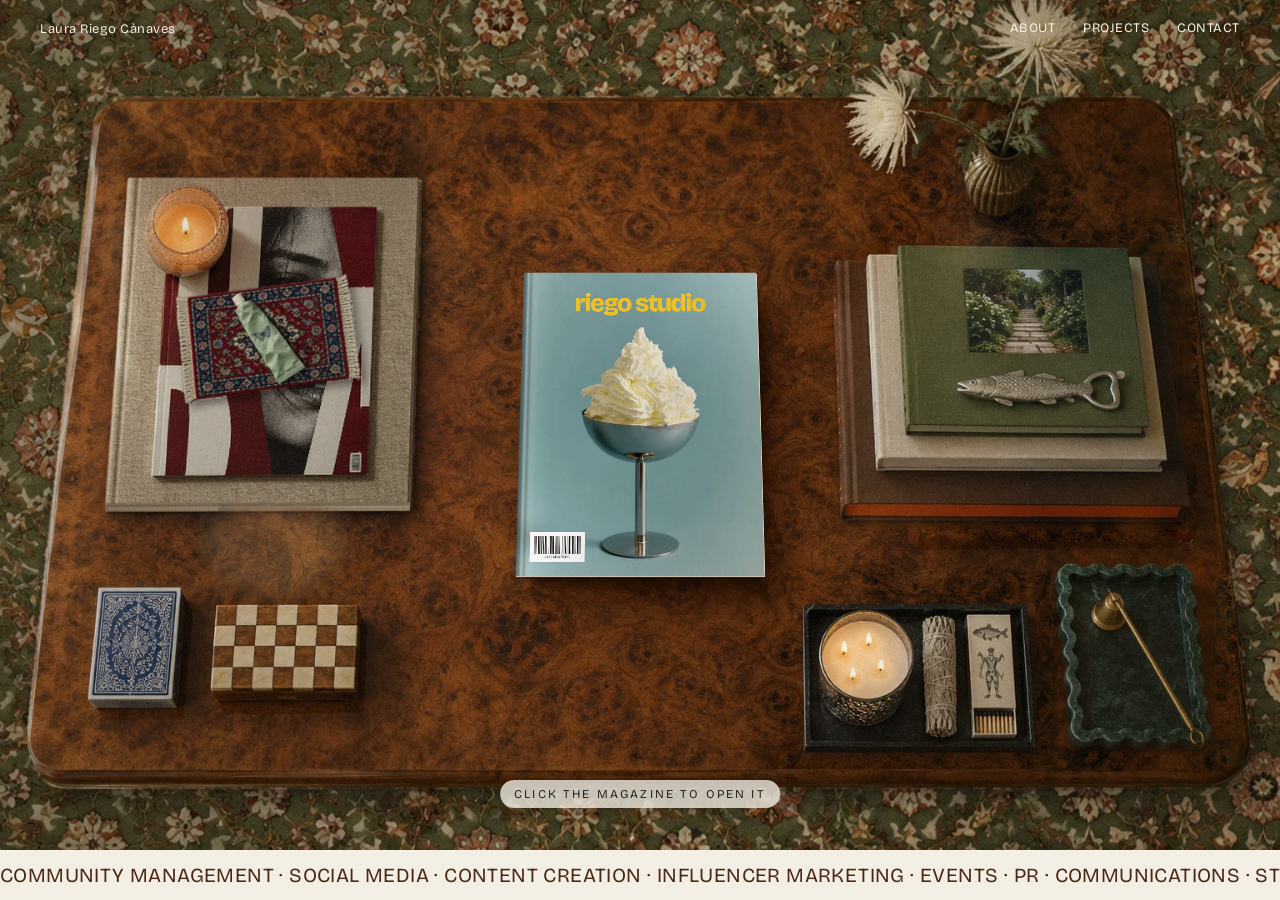
<file: index.html>
<!DOCTYPE html>
<html lang="en">
<head>
<meta charset="UTF-8">
<meta name="viewport" content="width=device-width, initial-scale=1.0">
<title>Laura Riego Cànaves · riego studio</title>
<meta name="description" content="Laura Riego Cànaves, Creative Comms and Marketing Specialist. Portfolio of projects in community management, content creation, influencer marketing, events and PR.">
<meta property="og:title" content="Laura Riego Cànaves · riego studio">
<meta property="og:description" content="Creative Comms and Marketing Specialist.">
<meta property="og:image" content="/img/cover-back.webp">
<script src="js/page-flip.browser.js"></script>
<link href="https://fonts.googleapis.com/css2?family=Bricolage+Grotesque:opsz,wght@12..96,400;12..96,600;12..96,800&display=swap" rel="stylesheet">
<style>
  :root{
    --paper:#f4f1e8; --cream:#ebebe1; --ink:#161616; --soft:#55554e; --mute:#86867d; --line:#7a4a33;
    --yellow:#f2c72b; --font:"Bricolage Grotesque",system-ui,sans-serif;
    /* type scale (1.25): 13 / 16 / 20 / 25 / 39 / 61 */
    --t13:13px; --t16:16px; --t20:20px; --t25:25px; --t39:39px; --t61:61px;
  }
  *{box-sizing:border-box;margin:0;padding:0}
  html,body{background:#56542e;color:var(--ink)}
  body{font-family:var(--font);font-size:var(--t16);overflow:hidden;height:100vh}
  .table{position:fixed;inset:0;z-index:0;background:
      repeating-linear-gradient(90deg,rgba(0,0,0,.06) 0 2px,transparent 2px 7px),
      radial-gradient(ellipse at 50% 40%,#6d6a3d 0%,#56542e 70%,#4a4827 100%);}
  .scroller{position:relative;z-index:1}

  .bar{position:fixed;top:0;left:0;right:0;z-index:30;display:flex;justify-content:space-between;align-items:center;padding:20px 40px;font-size:var(--t13);color:var(--cream);letter-spacing:.04em}
  .bar .links{display:flex;gap:28px}
  .bar a{color:inherit;text-decoration:none;text-transform:uppercase;outline:none;border-bottom:1px solid transparent;transition:border-color .2s}
  .bar a:hover,.bar a:focus-visible,.bar a.on{border-bottom-color:currentColor}
  .toggles{position:fixed;left:0;right:0;top:50px;z-index:30;text-align:center;font-size:11px;color:var(--cream);letter-spacing:.04em;opacity:.85}
  .toggle{white-space:nowrap}
  .toggle button{background:none;border:0;color:inherit;font:inherit;cursor:pointer;opacity:.5;letter-spacing:.04em}
  .toggle button.on{opacity:1;text-decoration:underline;text-underline-offset:3px}
  .hint{position:fixed;left:50%;bottom:66px;transform:translateX(-50%);z-index:30;color:var(--cream);font-size:var(--t13);letter-spacing:.14em;opacity:var(--hint,1)}

  .stage{position:fixed;inset:0;z-index:5;overflow:hidden}
  .wrap{position:absolute;left:50%;top:calc(50% - 6px);width:1100px;height:700px;transform:translate(-50%,-50%) scale(var(--s,1)) translateX(var(--shift,-25%)) rotate(var(--rot,0deg)) translateX(25%) perspective(1400px) rotateX(var(--tilt,0deg)) translateX(-25%);transform-origin:50% 50%;transition:transform .55s cubic-bezier(.45,.05,.25,1)}
  #book{width:1100px;height:700px}
  /* paper: one class on <body class="p-recycled"> picks the stock */
  body{--pbg:#fbfaf7;--ptex:none;--psize:auto}
  body.p-cream{--pbg:#f4f1e8;--ptex:url("data:image/svg+xml,%3Csvg xmlns='http://www.w3.org/2000/svg' width='200' height='200'%3E%3Cfilter id='n'%3E%3CfeTurbulence type='fractalNoise' baseFrequency='.9' numOctaves='2' stitchTiles='stitch'/%3E%3CfeColorMatrix values='0 0 0 0 .5  0 0 0 0 .5  0 0 0 0 .5  0 0 0 .16 0'/%3E%3C/filter%3E%3Crect width='100%25' height='100%25' filter='url(%23n)'/%3E%3C/svg%3E");--psize:200px}
  body.p-laid{--pbg:#f7f5ef;--ptex:repeating-linear-gradient(0deg,rgba(90,80,60,.045) 0 1px,transparent 1px 3px),repeating-linear-gradient(90deg,rgba(90,80,60,.06) 0 1px,transparent 1px 28px);--psize:auto}
  body.p-linen{--pbg:#f6f3ec;--ptex:repeating-linear-gradient(0deg,rgba(90,80,60,.05) 0 1px,transparent 1px 2px),repeating-linear-gradient(90deg,rgba(90,80,60,.05) 0 1px,transparent 1px 2px),url("data:image/svg+xml,%3Csvg xmlns='http://www.w3.org/2000/svg' width='200' height='200'%3E%3Cfilter id='n'%3E%3CfeTurbulence type='fractalNoise' baseFrequency='.6' numOctaves='2' stitchTiles='stitch'/%3E%3CfeColorMatrix values='0 0 0 0 .45  0 0 0 0 .45  0 0 0 0 .45  0 0 0 .12 0'/%3E%3C/filter%3E%3Crect width='100%25' height='100%25' filter='url(%23n)'/%3E%3C/svg%3E");--psize:auto,auto,200px}
  body.p-recycled{--pbg:#f3f1ea;--ptex:url("data:image/svg+xml,%3Csvg xmlns='http://www.w3.org/2000/svg' width='260' height='260'%3E%3Cfilter id='f'%3E%3CfeTurbulence type='fractalNoise' baseFrequency='.35' numOctaves='2' seed='4'/%3E%3CfeColorMatrix values='0 0 0 0 .5  0 0 0 0 .46  0 0 0 0 .42  0 0 0 22 -16.1'/%3E%3CfeComponentTransfer%3E%3CfeFuncA type='linear' slope='.32'/%3E%3C/feComponentTransfer%3E%3C/filter%3E%3Crect width='100%25' height='100%25' filter='url(%23f)'/%3E%3C/svg%3E"),url("data:image/svg+xml,%3Csvg xmlns='http://www.w3.org/2000/svg' width='200' height='200'%3E%3Cfilter id='n'%3E%3CfeTurbulence type='fractalNoise' baseFrequency='1.2' numOctaves='2' stitchTiles='stitch'/%3E%3CfeColorMatrix values='0 0 0 0 .45  0 0 0 0 .45  0 0 0 0 .45  0 0 0 .14 0'/%3E%3C/filter%3E%3Crect width='100%25' height='100%25' filter='url(%23n)'/%3E%3C/svg%3E");--psize:260px,200px}
  .page .pg{position:absolute;inset:0;background-color:var(--pbg);background-image:var(--ptex);background-size:var(--psize);overflow:hidden}
  /* 3D: pages curve into the spine and catch light on the outer edge */
  .page .pg::after{content:'';position:absolute;inset:0;pointer-events:none;z-index:6}
  .page.odd .pg::after{background:linear-gradient(270deg,rgba(0,0,0,.38) 0%,rgba(0,0,0,.24) 1.5%,rgba(0,0,0,.15) 4%,rgba(0,0,0,.09) 7%,rgba(0,0,0,.05) 11%,rgba(0,0,0,.025) 16%,rgba(255,255,255,.08) 22%,rgba(255,255,255,0) 32%,rgba(0,0,0,0) 90%,rgba(0,0,0,.04) 100%)}
  .page.even .pg::after{background:linear-gradient(90deg,rgba(0,0,0,.34) 0%,rgba(0,0,0,.22) 1.5%,rgba(0,0,0,.14) 4%,rgba(0,0,0,.08) 7%,rgba(0,0,0,.045) 11%,rgba(0,0,0,.02) 16%,rgba(255,255,255,.08) 22%,rgba(255,255,255,0) 32%,rgba(0,0,0,0) 90%,rgba(0,0,0,.04) 100%)}
  .page.blank .pg{background:none!important}
  .page.blank .pg::after{display:none}
  .page.cover-page .pg::after{background:linear-gradient(90deg,rgba(0,0,0,.18),rgba(0,0,0,0) 4%,rgba(255,255,255,.06) 6%,rgba(255,255,255,0) 14%)}
  .page.back-page .pg::after{background:linear-gradient(270deg,rgba(0,0,0,.18),rgba(0,0,0,0) 4%,rgba(255,255,255,.06) 6%,rgba(255,255,255,0) 14%)}
  /* page-block thickness under the open book */
  .stack{position:absolute;top:0;width:550px;height:700px;pointer-events:none;z-index:0;transition:transform .5s;
    background:repeating-linear-gradient(90deg,#e9e6dd 0 1px,#d6d2c7 1px 2px);box-shadow:0 24px 34px -14px rgba(0,0,0,.45)}
  .stack.l{left:0;transform:translate(calc(var(--wl,0px) * -1),calc(var(--wl,0px) * .5))}
  .stack.r{left:550px;transform:translate(var(--wr,0px),calc(var(--wr,0px) * .5))}
  #book{position:relative;z-index:1}
  .stf__parent{filter:drop-shadow(0 18px 18px rgba(0,0,0,.28)) drop-shadow(0 2px 3px rgba(0,0,0,.25))}
  .folio{position:absolute;bottom:18px;font-size:11px;color:var(--mute);letter-spacing:.06em}
  .odd .folio{left:22px}.even .folio{right:22px}

  /* shared text styles: one family, two weights, six sizes */
  .pad{position:absolute;inset:48px}
  .label{font-size:var(--t13);color:var(--mute);letter-spacing:.08em;text-transform:uppercase}
  .h{font-weight:800;font-size:var(--t39);line-height:1.02;letter-spacing:-.03em}
  .sub{font-weight:600;font-size:var(--t16)}
  .body{font-size:var(--t16);line-height:1.55;color:var(--soft)}
  .rule{width:28px;height:1px;background:var(--ink);margin:20px 0 14px}

  /* covers */
  .cover{background-size:cover;background-position:center}
  .mast{position:absolute;left:0;right:0;top:44px;text-align:center;font-weight:800;font-size:var(--t61);line-height:1;letter-spacing:-.045em;color:var(--mast,var(--yellow))}
  .barcode{position:absolute;left:30px;bottom:30px;background:#fff;padding:6px 6px 2px;line-height:0}
  .barcode img{width:110px;height:auto}
  .bmast{position:absolute;left:30px;top:26px;font-weight:800;font-size:var(--t39);letter-spacing:-.04em;color:var(--yellow)}
  .bmail{position:absolute;right:28px;bottom:26px;font-size:var(--t13);color:var(--ink);background:rgba(244,241,232,.85);padding:4px 8px}

  /* intro + skills */
  .skills{list-style:none;display:grid;grid-template-columns:1fr 1fr;grid-auto-flow:column;grid-template-rows:repeat(6,auto);column-gap:24px;margin-top:14px}
  .skills li{display:grid;grid-template-columns:22px 1fr;column-gap:10px;align-items:baseline;font-size:var(--t16);line-height:1.9;color:var(--soft)}
  .skills li span{text-align:right;font-size:var(--t13);color:var(--mute);font-variant-numeric:tabular-nums}

  /* food collage */
  .food .item{position:absolute;opacity:0;transform:translateY(18px) rotate(var(--r,0deg));transition:opacity .7s,transform .9s cubic-bezier(.2,.7,.2,1);transition-delay:var(--d,0s)}
  .food.on .item{opacity:1;transform:translateY(0) rotate(var(--r,0deg))}
  .food .item img{width:100%;height:100%;object-fit:contain;display:block;filter:drop-shadow(0 6px 8px rgba(0,0,0,.16))}
  .food .num{position:absolute;width:32px;text-align:center;font-size:var(--t13);color:var(--ink);opacity:0;transition:opacity .5s;transition-delay:calc(var(--d,0s) + .45s)}
  .food.on .num{opacity:1}
  .food svg path{transition:stroke-dashoffset .6s;transition-delay:calc(var(--d,0s) + .3s)}
  .food.on svg path{stroke-dashoffset:0!important}
  .food svg{position:absolute;inset:0;width:100%;height:100%;pointer-events:none}
  .food svg path{fill:none;stroke:var(--line);stroke-width:.9;stroke-linecap:round;opacity:.6}

  /* projects index + grid */
  .plist{list-style:none;margin-top:18px}
  .plist li{margin-bottom:7px;cursor:pointer}
  .plist .t{font-size:var(--t13);color:var(--mute);margin-top:2px}
  .pgrid{position:absolute;left:40px;right:40px;top:40px;bottom:23px;display:grid;grid-template-columns:repeat(3,1fr);grid-template-rows:repeat(3,1fr);column-gap:14px;row-gap:14px}
  .cell{display:flex;flex-direction:column;min-height:0}
  .cell{cursor:pointer}
  .cell .ph{flex:1;min-height:0;background:#d9d9d1;overflow:hidden}
  .cell .ph img{width:100%;height:100%;object-fit:cover;display:block;transition:transform .4s}
  .cell:hover .ph img{transform:scale(1.04)}
  .cell .cap{font-size:var(--t13);margin-top:6px;line-height:1.3;height:2.6em}

  /* project pages */
  .tags{font-size:var(--t13);color:var(--mute);letter-spacing:.06em;text-transform:uppercase;line-height:1.6;margin:14px 0 22px}
  .stats{display:grid;grid-template-columns:1fr 1fr;gap:18px 20px;margin-top:28px}
  .stats b{display:block;font-weight:800;font-size:var(--t39);letter-spacing:-.03em;line-height:1}
  .stats span{font-size:var(--t13);color:var(--mute)}
  .media{position:absolute;left:40px;top:40px;width:470px;height:610px}
  .media .m{position:absolute;background:#dcdad2}
  .media .m.tph{background:none;filter:drop-shadow(0 8px 10px rgba(0,0,0,.28))}
  .tph-scr{position:absolute;left:5.57%;top:2.96%;width:89.2%;height:94.25%;border-radius:12% / 5.6%;background:#000;overflow:hidden}
  .media .m img.tph-frame{position:absolute;inset:0;width:100%;height:100%;object-fit:fill}
  .tph-st{position:absolute;left:0;right:0;top:5%;aspect-ratio:9/16;border-radius:8px;overflow:hidden}
  .tph-track{display:flex;height:100%;transition:transform .55s cubic-bezier(.45,.05,.25,1)}
  .tph-track img{flex:0 0 100%;width:100%;height:100%;object-fit:cover;display:block}
  .tph-bars{position:absolute;top:6px;left:6px;right:6px;display:flex;gap:2px}
  .tph-bars i{flex:1;height:2px;border-radius:2px;background:rgba(255,255,255,.38);overflow:hidden}
  .tph-bars b{display:block;height:100%;width:0;background:#fff}
  .tph-bars i.done b{width:100%}
  .tph-bars i.on b{animation:tphfill 2.3s linear forwards}
  @keyframes tphfill{to{width:100%}}
  .tph-reply{position:absolute;left:6px;right:7px;bottom:2.6%;display:flex;align-items:center;gap:5px}
  .tph-reply span{flex:1;height:11px;border:.8px solid rgba(255,255,255,.55);border-radius:99px;color:#fff;font:400 4.6px/10px -apple-system,Helvetica,Arial,sans-serif;padding-left:7px}
  .tph-reply svg{width:8px;height:8px;flex:0 0 8px}
  .tph-head{position:absolute;top:9px;left:6px;right:6px;display:flex;align-items:center;gap:3px;color:#fff;font:600 5px -apple-system,Helvetica,Arial,sans-serif;text-shadow:0 0 3px rgba(0,0,0,.25)}
  .media .m .tph-head img{width:9px;height:9px;flex:0 0 9px;border-radius:50%;box-shadow:0 0 0 .8px #fff}.tph-head b{flex:1;font-weight:600}.tph-head span{font-weight:400;font-size:6px}
  .tph-scr.igp{background:#fff;padding-top:9%;font-family:-apple-system,Helvetica,Arial,sans-serif;color:#111}
  .igp-top{display:flex;align-items:center;gap:3px;padding:0 6px 5px;border-bottom:.5px solid #eee}.igp-top svg{width:8px;height:8px}.igp-top b{font-size:6.5px;font-weight:700}
  .igp-user{display:flex;align-items:center;gap:3px;padding:4px 6px}.media .m .igp-user img{width:11px;height:11px;flex:0 0 11px;border-radius:50%}.igp-user b{font-size:5.6px;font-weight:600}.igp-tick{width:6px;height:6px}.igp-user span{margin-left:auto;font-size:4px;letter-spacing:.5px;color:#222}
  .igp-media{width:100%;aspect-ratio:4/5;background:#eee;overflow:hidden}.igp-media video{width:100%;height:100%;object-fit:cover;display:block}
  .igp-act{display:flex;align-items:center;gap:5px;padding:2px 6px 4px}.igp-act svg{width:9px;height:9px;flex:0 0 9px}.igp-sp{flex:1}
  .igp-dots{display:flex;justify-content:center;gap:1.6px;padding-top:5px}.igp-dots i{width:2.6px;height:2.6px;border-radius:50%;background:#c7c7c7}.igp-dots i.on{background:#0095f6}
  .igp-likes{font-size:5.4px;font-weight:600;padding:1px 6px}
  .igp-cap{font-size:5.2px;line-height:1.35;padding:1px 6px}.igp-cap b{font-weight:600}.igp-cap em{font-style:normal;color:#737373}
  .igp-date{font-size:4.4px;color:#737373;padding:2px 6px}
  .media .m img,.media .m video{width:100%;height:100%;object-fit:cover;object-position:var(--pos,center);display:block}
  .media .m.contain{background:none}
  .mk{position:absolute;inset:0;background-size:cover;background-position:center}
  .mkv{position:absolute;left:0;top:0;width:443px;height:960px;transform-origin:0 0;overflow:hidden;background:#000}
  .mkv .hidepill{position:absolute;left:25.5%;top:.9%;width:47%;height:5.3%;background:#e8deba;border-radius:4px;filter:blur(1px)}
  .mkv video{width:100%;height:100%;object-fit:cover;display:block}
  .media .m.contain img,.media .m.contain video{object-fit:contain}
  .media .canv{position:absolute;overflow:hidden}
  .media .canv .m{background:none}

  /* numbers */
  .prices{list-style:none;margin-top:18px}
  .prices li{display:flex;align-items:baseline;gap:10px;padding:14px 0;font-size:var(--t16)}
  .prices .dots{flex:1;border-bottom:1px dotted rgba(22,22,22,.45);transform:translateY(-5px)}
  .prices b{font-weight:800;font-size:var(--t39);letter-spacing:-.03em}
  .contact{display:flex;gap:24px;margin-top:12px;font-size:var(--t16)}
  .contact a{color:inherit;text-decoration:none}

  .inv{display:flex;flex-direction:column}
  .inv-top{display:flex;justify-content:space-between;border-bottom:1px solid rgba(22,22,22,.25);padding-bottom:10px}
  .inv-h{font-weight:800;font-size:var(--t61);line-height:.98;letter-spacing:-.04em;margin-top:120px}
  .inv-lede{font-size:var(--t20);line-height:1.45;color:var(--ink);max-width:400px}
  .inv-list{margin-top:34px;border-top:1px solid rgba(22,22,22,.25)}
  .inv-list div{display:flex;justify-content:space-between;align-items:baseline;padding:13px 0;border-bottom:1px solid rgba(22,22,22,.25)}
  .inv-list dt{font-size:var(--t13);color:var(--mute);letter-spacing:.08em;text-transform:uppercase}
  .inv-list dd{font-size:var(--t16)}
  .inv-list a{color:inherit;text-decoration:none}
  .inv-foot{margin-top:auto}
  body.mobile{--t13:17px;--t16:21px;--t20:24px;--t25:28px;--t39:46px;--t61:66px}
  body.mobile .wrap{width:550px;height:900px;top:calc(50% + 4px)}
  body.mobile #book{width:550px;height:900px}
  body.mobile .media{top:150px}
  body.mobile .food{top:100px!important;bottom:auto!important;height:700px}
  body.mobile .pgrid{top:60px;bottom:60px}
  body.mobile .stack{display:none}
  body.mobile .bar{padding:14px 16px;font-size:11px}
  body.mobile .bar .links{gap:14px}
  body.mobile .marquee div{font-size:15px;padding:10px 0}
  body.mobile .hint{bottom:52px;font-size:11px;white-space:nowrap}
  .marquee{position:fixed;left:0;right:0;bottom:0;z-index:30;background:var(--cream);border-top:1px solid rgba(22,22,22,.25);overflow:hidden;white-space:nowrap}
  .marquee div{display:inline-block;padding:13px 0;font-size:var(--t20);letter-spacing:.02em;animation:roll 50s linear infinite}
  @keyframes roll{to{transform:translateX(-50%)}}
  @media (prefers-reduced-motion:reduce){.marquee div{animation:none}}

  /* coffee table concept */
  .table{display:none}
  #table{position:fixed;inset:0 0 var(--banh,50px) 0;z-index:0;pointer-events:none;background:var(--tbg) center/cover no-repeat;transition:transform 1s cubic-bezier(.45,.05,.25,1),filter 1s}
  #table:after{content:"";position:absolute;inset:0;background:radial-gradient(ellipse at center,rgba(0,0,0,0) 40%,rgba(20,10,0,.35) 100%)}
  body.is-open #table{transform:scale(1.18);filter:blur(3px) brightness(.72)}
  html,body{background:#3a2414}
  #table{z-index:0!important}
  .wrap{transition:transform .9s cubic-bezier(.45,.05,.25,1)}
  body:not(.is-open) .wrap{cursor:pointer;margin-top:var(--tshift,-25px)}
  .wrap{transition:margin-top .9s cubic-bezier(.45,.05,.25,1)}


  body:not(.is-open) .cover-page.--right{box-shadow:0.60px 0.90px 0 #e2dacb,1.20px 1.80px 0 #c9c0ae,1.80px 2.70px 0 #a99f8c,3px 4px 1.5px rgba(35,16,3,.5);border-radius:1px 3px 3px 1px}
  .cover-page:before{content:"";position:absolute;top:0;bottom:0;left:0;width:7%;z-index:3;pointer-events:none;opacity:0;transition:opacity .4s;
    background:linear-gradient(90deg,rgba(0,0,0,.34) 0,rgba(0,0,0,.18) 18%,rgba(255,250,240,.32) 30%,rgba(0,0,0,.14) 46%,rgba(255,250,240,.10) 62%,rgba(0,0,0,0) 100%)}
  body:not(.is-open) .cover-page:before{opacity:1}
  body:not(.is-open) .cover-page .cover{filter:saturate(.78) contrast(.9) sepia(.22) brightness(.86)}
  .cover-page:after{content:"";position:absolute;inset:0;pointer-events:none;opacity:0;transition:opacity .4s;
    background:linear-gradient(118deg,rgba(255,238,210,.20) 0%,rgba(255,255,255,.04) 28%,rgba(255,255,255,0) 45%,rgba(40,18,0,.24) 100%),radial-gradient(ellipse 60% 40% at 30% 20%,rgba(255,245,225,.10),rgba(255,255,255,0) 70%),url("data:image/svg+xml,%3Csvg xmlns='http://www.w3.org/2000/svg' width='160' height='160'%3E%3Cfilter id='n'%3E%3CfeTurbulence type='fractalNoise' baseFrequency='.9' numOctaves='2' stitchTiles='stitch'/%3E%3CfeColorMatrix values='0 0 0 0 .5 0 0 0 0 .45 0 0 0 0 .4 0 0 0 .22 0'/%3E%3C/filter%3E%3Crect width='100%25' height='100%25' filter='url(%23n)'/%3E%3C/svg%3E");mix-blend-mode:multiply}
  body:not(.is-open) .cover-page:after{opacity:1}
  body:not(.is-open) .cover-page.--right > *:not(:before){filter:saturate(.78) contrast(.92) sepia(.2) brightness(.88)}
  body:not(.is-open) .cover-page .cover{filter:saturate(1.08) contrast(.98) sepia(.1) brightness(.95)!important}
  body:not(.is-open) .stf__parent{filter:none!important}
  #magsh{position:fixed;z-index:1;pointer-events:none;border-radius:3px;transition:opacity .4s;opacity:0}
  body:not(.is-open) #magsh{opacity:1}
  body.is-open .cover-page{box-shadow:none}
  body:not(.is-open) #book .page:first-child,body:not(.is-open) #book{border-radius:2px}
  #hint{position:fixed;left:50%;bottom:92px;transform:translateX(-50%);color:#f5ecdf;font-size:12px;letter-spacing:.18em;text-transform:uppercase;opacity:.85;transition:opacity .4s;text-shadow:0 1px 6px rgba(0,0,0,.5);pointer-events:none}
  body.is-open #hint{opacity:0}
  #closeMag{position:fixed;left:50%;bottom:calc(var(--banh,50px) + 14px);transform:translateX(-50%);z-index:40;font:inherit;font-size:11px;letter-spacing:.14em;text-transform:uppercase;color:#2a2620;background:rgba(243,239,228,.92);border:0;border-radius:99px;padding:7px 14px;cursor:pointer;opacity:0;pointer-events:none;transition:opacity .4s}
  body.is-open #closeMag{opacity:1;pointer-events:auto}
  body.is-open .stage{cursor:zoom-out}


  #loader{position:fixed;inset:0;z-index:100;display:flex;align-items:center;justify-content:center;
    background:repeating-linear-gradient(90deg,rgba(0,0,0,.06) 0 2px,transparent 2px 7px),
      radial-gradient(ellipse at 50% 40%,#a6c9cf 0%,#8bb3ba 70%,#79a3a8 100%);
    transition:opacity .7s ease,visibility .7s}
  #loader.done{opacity:0;visibility:hidden}
  #loader .lg{position:relative;font-family:var(--font);font-weight:800;font-size:clamp(44px,7vw,96px);line-height:1;letter-spacing:-.045em;white-space:nowrap}
  #loader .lg .base{color:rgba(255,255,255,.35)}
  #loader .lg .fill{position:absolute;inset:0;color:var(--yellow);clip-path:inset(0 100% 0 0);animation:charge 1.6s cubic-bezier(.6,.1,.3,1) forwards}
  @keyframes charge{to{clip-path:inset(0 0 0 0)}}
</style>
</head>
<body><div id="loader" aria-hidden="true"><div class="lg"><span class="base">riego studio</span><span class="fill">riego studio</span></div></div><div id="table"></div>
<div class="table"></div>
<div class="bar">
  <span>Laura Riego Cànaves</span>
  <div class="links"><a href="#about" data-nav="about">About</a><a href="#projects" data-nav="projects">Projects</a><a href="#contact" data-nav="contact">Contact</a></div>
</div>
<div class="hint" id="hint">CLICK THE MAGAZINE TO OPEN IT</div><button id="closeMag" type="button" aria-label="Close the magazine">Close magazine ✕</button>
<script>if(matchMedia("(max-width: 600px), (pointer: coarse) and (max-width: 900px)").matches)document.getElementById("hint").textContent="SWIPE TO TURN THE PAGE";</script>
<div class="stage"><div class="wrap" id="wrap"><div class="stack l" id="stackL"></div><div class="stack r" id="stackR"></div><div id="book"></div></div></div>
<div class="marquee"><div id="mq"></div></div>

<script>
const SK=['Curious','Open-minded','Adaptable','Committed','Collaborative','Creative thinker','Easy going','Reliable','Problem solver','Critical thinker','Active listener','Fast learner'];
const V=(src,poster)=>({v:src,poster});
const PROJECTS=[
 {name:'Radisson Hotels Group',thumb:'img/grid-patio.webp',tags:'PR · Influencer marketing · Email marketing · Marketing and communications · Seasonal promotional strategies',
  stats:[['4','continents of media and agency partners'],['80+','press releases'],['3','influencer events supported'],['8','creator partnerships across 2 seasonal campaigns']],
  text:'Managed the end-to-end press release process for Radisson Hotel Group, overseeing design, layout, asset distribution, and coordination with media and agencies across Europe, Asia Pacific, the Middle East, and Africa. Developed influencer campaign strategies, managed creator partnerships and the Creator Hub programme, and supported international press trips while tracking media coverage, campaign performance, and earned media value to strengthen global brand visibility.',
  rows:[[{v:'video/radisson-2.mp4',poster:'img/p/radisson-video-2-poster.webp',ar:1016/640}],
        [{i:'img/p/radisson-2.webp',ar:606/762},{v:'video/radisson-3.mp4',poster:'img/p/radisson-video-3-poster.webp',ar:612/720}],
        [{i:'img/p/radisson-wide.webp',ar:1662/413}]]},
 {name:'Spotlight Comunicación',thumb:'img/grid-food.webp',tags:'Community management · Content creation · Influencer marketing · Media outreach · Events · Communication strategy · Shootings',
  text:'Managed digital marketing and community management for 15+ luxury hospitality brands, creating content, supporting photoshoots, coordinating campaigns and influencer activations, and overseeing social media production. Managed the agency’s Instagram and website, increasing followers by 30% and engagement by 25%, while supporting over 30 creator collaborations and tracking campaign performance.',
  stats:[['15+','luxury hospitality brands'],['30+','creator collaborations'],['30%','increase in followers'],['25%','increase in engagement']],
  tiles:{cols:3,ar:0.8},rows:[[{v:'video/spotlight-1.mp4',poster:'img/p/spotlight-video-1-poster.webp',ar:722/900},{v:'video/spotlight-2.mp4',poster:'img/p/spotlight-video-2-poster.webp',ar:642/900,pos:'50% 20%'},{i:'img/p/spotlight-3.webp',ar:1179/1434}],
        [{i:'img/p/spotlight-4.webp',ar:1179/1474},{v:'video/spotlight-3.mp4',poster:'img/p/spotlight-video-3-poster.webp',ar:724/900},{i:'img/p/spotlight-6.webp',ar:1179/1437}]]},
 {name:'TEDxIE Madrid',thumb:'img/grid-tedx.webp',tags:'Team management · Social media · Content creation · Event creation & set up · Merchandising',
  text:'Led the creative direction for TEDxIE Madrid by developing branding, digital campaigns, and promotional content. Designed merchandise, managed event communications and content creation, contributed to speaker selection, and oversaw the live event setup and content capture to deliver a cohesive and engaging brand experience.',
  stats:[['400+','attendees'],['5','team members led']],
  rows:[[{i:'img/p/tedxie-1.webp',ar:1080/1350},{i:'img/p/tedxie-2.webp',ar:2000/1332}],
        [{i:'img/p/tedxie-3.webp',ar:1080/1350},{i:'img/p/tedxie-4.webp',ar:2000/1332}],
        [{i:'img/p/tedxie-5.webp',ar:2000/1332},{i:'img/p/tedxie-6.webp',ar:2000/1333},{i:'img/p/tedxie-7.webp',ar:2000/1332}]]},
 {name:'Tails.com',thumb:'img/grid-tails.webp',tags:'Community management · Social media · Content creation · Influencer marketing · Reporting · Illustration',
  stats:[['41','personalised illustrations']],
  text:'Managed community management for the Tails.com social media accounts, alongside creating content for stories and posts, including Pet of the Week features and personalised pet illustrations. Ran the brand’s Facebook group community, creating content and engaging with members, while coordinating influencer partnerships and preparing performance reports to track engagement and campaign results.',
  shrink:.82,rows:[[{igpost:1,v:'video/tails.mp4',poster:'img/p/tails-video-poster.webp',ar:287/574},{i:'img/p/tails-zara.webp',ar:707/1000},{ph:1,stories:7,ar:287/574}],
        [{i:'img/p/tails-petweek.webp',ar:1000/510}]]},
 {name:'Coffee Book',thumb:'img/grid-coffeebook.webp',phone:{v:'video/coffeebook-app.mp4',poster:'img/p/coffeebook-app-poster.webp'},full:'img/p/coffeebook-full.webp',tags:'Market research · Branding · Visual identity · UI design · UX design · App design',
  text:'Conducted market research and created the branding and UI/UX design for Coffee Book’s ordering app, giving the café’s customers an easy way to browse the full menu, discover the latest offers and place orders in a few taps. Designed the app’s visual language, mapped the user journey from menu to checkout, and crafted an interface that feels intuitive, warm and true to the café.',rows:[[{ar:1},{ar:1}],[{ar:2.05}]]},
 {name:'Beefeater Gin & Lemon',thumb:'img/grid-gin.webp',tags:'Launch strategy · Owned, paid and earned media · Influencer marketing · Email marketing · Customer experience',
  text:'Developed the launch strategy for Beefeater Lemon in Spain, creating a campaign targeting a young, trend-conscious audience. Designed concepts for an interactive website, influencer collaborations, Spotify playlists, supermarket activations, social media content, and paid and owned media campaigns to increase brand awareness and drive engagement.',
  rows:[[{i:'img/p/beefeater-left.webp',ar:543/884,contain:1},{i:'img/p/beefeater-main.webp',ar:900/778,contain:1},{i:'img/p/beefeater-right.webp',ar:447/900,contain:1}],
        [{v:'video/beefeater-oep.mp4',poster:'img/p/beefeater-video-poster.webp',ar:1280/720}]]},
 {name:'Mango',thumb:'img/grid-field.webp',tags:'Crisis communication strategy · KOLs · PR · Partnerships',
  text:'Developed a corporate communication strategy for Mango across the UK, France, and Turkey to strengthen media engagement, brand visibility, and crisis preparedness. Conducted market research, identified communication challenges, and designed localized strategies including media relations, ambassador initiatives, academic and corporate partnerships, and a proactive crisis communication framework to enhance brand credibility and stakeholder trust.',
  canvas:{ar:1280/1198,items:[
    {i:'img/p/mango-1.webp',x:-1.72,y:38.65,w:119.69,h:56.34,pos:'top'},
    {i:'img/p/mango-2.webp',x:-18.05,y:0.42,w:90.63,h:54.42,contain:1},
    {i:'img/p/mango-3.webp',x:67.27,y:0,w:32.58,h:100}]}},
 {name:'Let’s Cook',thumb:'img/grid-cocktail.webp',tags:'Brand strategy · Events · Customer experience · Website and merchandising design · Advertising',
  text:'Developed a brand strategy to increase awareness and engagement for the culinary platform “Let’s Cook”. Redesigned the website, ingredient boxes, and overall user experience, designed merchandising, created concepts for events and brand collaborations, and developed advertising and communication materials to strengthen brand visibility, spark interest, and foster a more engaged community.',
  rows:[[{i:'img/p/letscook-banner.webp',ar:2000/1333}],
        [{i:'img/p/letscook-chicken.webp',ar:1587/2245},{i:'img/p/letscook-center.webp',ar:1672/941}],
        [{i:'img/p/letscook-l.webp',ar:2000/1414},{i:'img/p/letscook-r.webp',ar:2000/1414}]]},
 {name:'Illustrations',thumb:'img/grid-illustrations.webp',tags:'Digital illustration · Hand drawing · Character design · Personal work',
  text:'A collection of my more personal, creative work. From digital illustration to hand-drawn pieces, it moves between different styles, subjects and techniques, and is where I explore ideas outside of client briefs.',
  tiles:{cols:2,ar:0.77},rows:[[{i:'img/p/illustrations.webp',ar:1080/1440},{i:'img/p/illu-walk.webp',ar:1080/1350}],
        [{v:'video/illu-dogs.mp4',poster:'img/p/illu-dogs-poster.webp',ar:800/1132},{i:'img/p/illu-dog.webp',ar:1036/1382}]]}
];
const MW=470, MH=610, GAP=10;
function homog(q,w,h){ // map rect (0,0,w,h) onto quad q=[tl,tr,br,bl]
 const [[x0,y0],[x1,y1],[x2,y2],[x3,y3]]=q; const dx1=x1-x2,dx2=x3-x2,dy1=y1-y2,dy2=y3-y2,sx=x0-x1+x2-x3,sy=y0-y1+y2-y3;
 const den=dx1*dy2-dx2*dy1, g=(sx*dy2-dx2*sy)/den, hh=(dx1*sy-sx*dy1)/den;
 const a=x1-x0+g*x1,b=x3-x0+hh*x3,d=y1-y0+g*y1,e=y3-y0+hh*y3;
 return `matrix3d(${a/w},${d/w},0,${g/w},${b/h},${e/h},0,${hh/h},0,0,1,0,${x0},${y0},0,1)`;}
const TAN_Q=[[88.43,193.27],[236.86,130.68],[410.28,413.31],[251.67,483.97]]; // screen corners (slightly enlarged) in px of the 470x610 media box
function phonePage(p){const ph=p.phone;
 return `<div class="media" style="overflow:hidden"><div class="mk" style="background-image:url(img/p/cb-bg-tan.webp)"><div class="mkv" style="transform:${homog(TAN_Q,443,960)}"><video src="${ph.v}" poster="${ph.poster}" muted loop playsinline preload="none"></video><b class="hidepill"></b></div><img src="img/p/cb-ov-tan.webp" alt="" style="position:absolute;inset:0;width:100%;height:100%"></div></div>`;}
function mediaEl(m,style,cls=''){if(m.igpost){const ic=(d)=>`<svg viewBox="0 0 24 24" fill="none" stroke="#111" stroke-width="1.9" stroke-linecap="round" stroke-linejoin="round">${d}</svg>`;
 const tick=`<svg class="igp-tick" viewBox="0 0 24 24"><path fill="#0095f6" d="M12 1l2.6 2.2 3.4-.5 1 3.3 3 1.7-1.2 3.3 1.2 3.3-3 1.7-1 3.3-3.4-.5L12 23l-2.6-2.2-3.4.5-1-3.3-3-1.7L3.2 13 2 9.7l3-1.7 1-3.3 3.4.5z"/><path d="M7.5 12.2l3 3 6-6.2" stroke="#fff" stroke-width="2.2" fill="none" stroke-linecap="round" stroke-linejoin="round"/></svg>`;
 return `<div class="m tph" style="${style}"><div class="tph-scr igp"><div class="igp-top">${ic('<path d="M15 5l-7 7 7 7"/>')}<b>Posts</b></div><div class="igp-user"><img src="img/p/tails-avatar.png" alt=""><b>tails.com_uk</b>${tick}<span>•••</span></div><div class="igp-media"><video src="${m.v}" poster="${m.poster}" muted loop playsinline preload="none"></video></div><div class="igp-dots"><i class="on"></i><i></i><i></i><i></i><i></i><i></i><i></i></div><div class="igp-act">${ic('<path d="M20.8 4.6a5.5 5.5 0 0 0-7.8 0L12 5.7l-1-1a5.5 5.5 0 0 0-7.8 7.8l1 1L12 21l7.8-7.8 1-1a5.5 5.5 0 0 0 0-7.8z"/>')}${ic('<path d="M20.7 11.6A8.7 8.7 0 0 1 8 19.3L3 21l1.6-4.8a8.7 8.7 0 1 1 16.1-4.6z"/>')}${ic('<path d="M17 2l3 3-3 3M4 11V9a4 4 0 0 1 4-4h12M7 22l-3-3 3-3M20 13v2a4 4 0 0 1-4 4H4"/>')}${ic('<path d="M22 3 9.2 10.1M22 3l-7.3 18-3.6-8.6L2.5 8.8z"/>')}<span class="igp-sp"></span>${ic('<path d="M19 21l-7-5-7 5V4a1 1 0 0 1 1-1h12a1 1 0 0 1 1 1z"/>')}</div><div class="igp-likes">80 likes</div><div class="igp-cap"><b>tails.com_uk</b> Bonfire Night can be scary for our dogs! 🎆🐶 Here are a few simple tips… <em>more</em></div><div class="igp-date">November 4</div></div><img class="tph-frame" src="img/p/tails-phone.png" alt=""></div>`;}if(m.ph){const n=m.stories; return `<div class="m tph" style="${style}"><div class="tph-scr"><div class="tph-st"><div class="tph-track">${Array.from({length:n},(_,k)=>`<img src="img/p/tails-stories/story-${k+1}.webp" alt="" loading="lazy">`).join('')}</div><div class="tph-bars">${'<i><b></b></i>'.repeat(n)}</div><div class="tph-head"><img src="img/p/tails-avatar.png" alt=""><b>tails.com_uk</b><span>···</span><span>✕</span></div></div><div class="tph-reply"><span>Send message</span><svg viewBox="0 0 24 24" fill="none" stroke="#fff" stroke-width="2" stroke-linecap="round" stroke-linejoin="round"><path d="M20.8 4.6a5.5 5.5 0 0 0-7.8 0L12 5.7l-1-1a5.5 5.5 0 0 0-7.8 7.8l1 1L12 21l7.8-7.8 1-1a5.5 5.5 0 0 0 0-7.8z"/></svg><svg viewBox="0 0 24 24" fill="none" stroke="#fff" stroke-width="2" stroke-linecap="round" stroke-linejoin="round"><path d="M22 2 11 13M22 2l-7 20-4-9-9-4z"/></svg></div></div><img class="tph-frame" src="img/p/tails-phone.png" alt=""></div>`;}if(m.contain)cls+=' contain'; if(!m.i&&!m.v)return `<div class="m" style="${style}"></div>`; return m.v?`<div class="m ${cls}" style="${style}"><video src="${m.v}" poster="${m.poster}" muted loop playsinline preload="none"${m.restart?' data-restart="1"':''}></video></div>`
  :`<div class="m ${cls}" style="${style}"><img src="${m.i}" alt="" loading="lazy" decoding="async"></div>`;}
function justify(rows,k=1){ // whole images, no cropping; every row exactly the same width so edges line up
  const sumAr=rows.map(r=>r.reduce((a,m)=>a+m.ar,0));
  const heightAt=W=>rows.reduce((t,r,i)=>t+(W-GAP*(r.length-1))/sumAr[i],0)+GAP*(rows.length-1);
  let W=MW*k; if(heightAt(W)>MH*k){let lo=50,hi=MW;for(let i=0;i<40;i++){const m=(lo+hi)/2;heightAt(m)>MH*k?hi=m:lo=m;}W=lo;}
  const x0=(MW-W)/2; let y=(MH-heightAt(W))/2, out='';
  rows.forEach((r,ri)=>{const h=(W-GAP*(r.length-1))/sumAr[ri]; let x=x0;
    r.forEach((m,j)=>{const w=j===r.length-1? x0+W-x : m.ar*h; out+=mediaEl(m,`left:${x}px;top:${y}px;width:${w}px;height:${h}px`); x+=w+GAP;}); y+=h+GAP;});
  return out;}
function tiles(t,items){ // equal boxes, each picture fitted whole inside
  const w=(MW-GAP*(t.cols-1))/t.cols, h=w/t.ar, n=Math.ceil(items.length/t.cols), H=n*h+GAP*(n-1); let out='';
  items.forEach((m,i)=>{const x=(i%t.cols)*(w+GAP), y=(MH-H)/2+Math.floor(i/t.cols)*(h+GAP);
    out+=mediaEl({...m,contain:0},`left:${x}px;top:${y}px;width:${w}px;height:${h}px;${m.pos?`--pos:${m.pos};`:""}`);});
  return out;}
function canvas(c){ // original page compositions, scaled into the page
  let w=MW, h=w/c.ar; if(h>MH){h=MH;w=h*c.ar;}
  const ox=(MW-w)/2, oy=(MH-h)/2;
  return `<div class="canv" style="left:${ox}px;top:${oy}px;width:${w}px;height:${h}px">${c.items.map(m=>
    mediaEl(m,`left:${m.x}%;top:${m.y}%;width:${m.w}%;height:${m.h}%;${m.scale?`transform:scale(${m.scale});`:''}${m.pos?`--pos:${m.pos};`:''}`,m.contain?'contain':'')).join('')}</div>`;}
const pad2=n=>String(n).padStart(2,'0');
const F={
 cover:()=>`<div class="cover" style="position:absolute;inset:0;background-image:url(img/cover-back.webp);filter:saturate(.8)"></div>
   <h1 class="mast">riego studio</h1><div class="barcode"><img src="img/barcode.svg" alt=""></div>`,
 intro:()=>`<div class="pad"><p class="label">Hi:)</p><h2 class="h" style="margin-top:10px">I’m Laura,</h2><div class="rule"></div>
   <p class="label" style="color:var(--ink)">Creative Comms and Marketing Specialist</p>
   <p class="body" style="margin-top:22px;max-width:30em">Riego Studio is a creative studio for food, travel, hospitality and design-led brands. It does content, social media and communities, illustration, brand design and strategy, with events coming soon. It’s driven by curiosity: tasting, travelling, collecting ideas and making them grow.</p>
   <p class="label" style="margin-top:56px">(I) My skills</p><ol class="skills">${SK.map((s,i)=>`<li><span>${i+1}</span>${s}</li>`).join('')}</ol></div>`,
 food:()=>`<div class="food" id="food" style="position:absolute;inset:0"><svg viewBox="0 0 550 700" id="fsvg"></svg></div>`,
 pindex:()=>`<div class="pad"><p class="label">(II)</p><h2 class="h" style="margin-top:10px">Projects</h2>
   <p class="body" style="margin-top:16px">From branding and digital marketing to events and creative campaigns, these projects reflect the way I like to work: combining strategy with creativity to build experiences that people genuinely connect with.</p>
   <ol class="plist">${PROJECTS.map((p,i)=>`<li data-go="${i}"><span class="sub">${i+1} ${p.name}</span><div class="t">${p.ph?'&nbsp;':p.tags.split(' · ').slice(0,3).join(' · ')}</div></li>`).join('')}</ol></div>`,
 pgrid:()=>`<div class="pgrid">${PROJECTS.map((p,i)=>`<div class="cell" data-go="${i}"><div class="ph">${p.thumb?`<img src="${p.thumb}" alt="">`:''}</div><div class="cap">(${i+1}) ${p.name}</div></div>`).join('')}</div>`,
 ptext:(p,i)=>`<div class="pad"><p class="label">(${pad2(i+1)})</p><h2 class="h" style="margin-top:10px">${p.name}</h2><p class="tags">${p.tags}</p>
   <p class="body">${p.ph?`<span class="label">${p.thumb&&!p.noMedia?'Text to come':'Pictures and text to come'}</span>`:p.text}</p>${p.stats?`<div class="stats">${p.stats.map(([n,l])=>`<div><b>${n}</b><span>${l}</span></div>`).join('')}</div>`:''}</div>`,
 pmedia:(p)=>p.phone?phonePage(p):p.full?`<div style="position:absolute;inset:0;background:url(${p.full}) center/cover"></div>`:`<div class="media">${p.canvas?canvas(p.canvas):p.tiles?tiles(p.tiles,p.rows.flat()):justify(p.rows,p.shrink||1)}</div>`,
 numbers:()=>`<div class="pad"><p class="label">(III)</p><h2 class="h" style="margin-top:10px">In numbers</h2><ul class="prices">
   <li>Luxury hospitality brands<span class="dots"></span><b>15+</b></li><li>Creator collaborations<span class="dots"></span><b>60+</b></li><li>Brands worked with<span class="dots"></span><b>20+</b></li></ul></div>`,
 contact:()=>`<div class="pad" style="display:flex;flex-direction:column;justify-content:center"><p class="label">(Contact)</p>
   <div class="contact"><a href="mailto:laura.riegocanaves@gmail.com">laura.riegocanaves@gmail.com</a><a href="https://www.linkedin.com/in/laura-riego-canaves/">LINKEDIN</a></div></div>`,
 letter:()=>`<div style="position:absolute;inset:0;background:url(img/p/receipts.webp) center/cover"></div>`,
 invite:()=>`<div class="pad inv">
   <div class="inv-top"><span class="label">(Contact)</span><span class="label">riego studio</span></div>
   <h2 class="inv-h">Pull up<br>a chair.</h2>
   <div class="rule"></div>
   <p class="inv-lede">Have an idea you’d like to talk through, or want to know more about me and my work? Let’s sit down and chat it over.</p>
   <dl class="inv-list">
     <div><dt>Email</dt><dd><a href="mailto:laura.riegocanaves@gmail.com">laura.riegocanaves@gmail.com</a></dd></div>
     <div><dt>LinkedIn</dt><dd><a href="https://www.linkedin.com/in/laura-riego-canaves/">Laura Riego Cànaves ↗</a></dd></div>
   </dl>
   <p class="inv-foot label">New projects · Collaborations · Or just to say hello</p></div>`,
 back:()=>`<div class="cover" style="position:absolute;inset:0;background-image:url(img/cover-front.webp);filter:saturate(.75)"></div>
   <p class="bmast">riego studio</p>`
};
// faces in reading order
const faces=[F.cover(),F.intro(),F.food(),F.pindex(),F.pgrid()];
const projectFace=[];
PROJECTS.forEach((p,i)=>{projectFace.push(faces.length);faces.push(F.ptext(p,i));faces.push(F.pmedia(p));});
faces.push(F.letter(),F.invite(),F.back());
const TOTAL=faces.length, book=document.getElementById('book');
const MOBILE=false; // single-page phone mode switched off: Laura wants the two-page magazine everywhere for now
if(MOBILE) document.body.classList.add('mobile');
const blank=()=>{const d=document.createElement('div'); d.className='page blank'; d.dataset.density='soft'; d.innerHTML='<div class="pg"></div>'; return d;};
if(!MOBILE) book.appendChild(blank());
faces.forEach((html,i)=>{const d=document.createElement('div'); const hard=i===0||i===TOTAL-1;
  d.className='page '+(i%2?'odd':'even')+(i===0?' cover-page':'')+(i===TOTAL-1?' back-page':''); d.dataset.density='soft';
  d.innerHTML=`<div class="pg">${html}${i>0&&i<TOTAL-1?`<span class="folio">${pad2(i)}</span>`:''}</div>`; book.appendChild(d);});
if(!MOBILE) book.appendChild(blank());
const S=MOBILE?TOTAL:TOTAL/2+1; // spreads incl. closed covers (blank pages either side keep the covers soft)

document.getElementById('mq').textContent='COMMUNITY MANAGEMENT · SOCIAL MEDIA · CONTENT CREATION · INFLUENCER MARKETING · EVENTS · PR · COMMUNICATIONS · STRATEGY · MOODBOARDS · WEB DESIGN · '.repeat(4);

// food collage: equal padding to all four page edges, free placement inside
const FOOD=[[12,40,58,105,105, 70,205,0],[3,188,36,150,150, 300,214,0],[2,404,68,95,95, 452,192,0],
  [4,36,248,130,130, 186,392,0],[11,226,246,120,120, 330,392,0],[10,394,226,26,132, 362,206,-12],[5,446,300,80,80, 500,404,0],
  [1,46,456,112,112, 186,488,0],[7,218,448,122,122, 284,604,0],[8,426,440,90,90, 384,470,0],
  [9,56,604,82,82, 168,664,-6],[6,426,584,96,96, 382,664,0]];
const K=0.82, PAD=56, W=550, H=700;
const els=FOOD.map(([n,x,y,w,h,lx,ly,r])=>({n,cx:x+w/2,cy:y+h/2,w:w*K,h:h*K,lx,ly,r}));
function fitAxis(get,size,inner){ // find scale s on centres so extent fits inner exactly
  const ext=s=>{let mn=1e9,mx=-1e9;els.forEach(e=>{const [c,half,lc]=get(e);mn=Math.min(mn,s*c-half,s*lc-12);mx=Math.max(mx,s*c+half,s*lc+12);});return [mn,mx];};
  let lo=0.3,hi=3;for(let i=0;i<40;i++){const m=(lo+hi)/2;const [a,b]=ext(m);(b-a>inner?hi=m:lo=m);}
  const s=(lo+hi)/2,[a]=ext(s);return v=>PAD+(s*v-a);
}
const mx=fitAxis(e=>[e.cx,e.w/2,e.lx],W,W-2*PAD), my=fitAxis(e=>[e.cy,e.h/2,e.ly],H,H-2*PAD);
const food=document.getElementById('food'), fsvg=document.getElementById('fsvg'); const foodEls=[];
els.forEach(e=>{
  const cx=mx(e.cx), cy=my(e.cy), lx=mx(e.lx), ly=my(e.ly);
  const it=document.createElement('div'); it.className='item';
  const dl=(foodEls.length*0.07).toFixed(2)+'s'; it.style.cssText=`left:${cx-e.w/2}px;top:${cy-e.h/2}px;width:${e.w}px;height:${e.h}px;--r:${e.r}deg;--d:${dl}`;
  it.innerHTML=`<img src="img/food-${e.n}.webp" alt="">`; food.appendChild(it);
  const lab=document.createElement('div'); lab.className='num'; lab.textContent=`(${e.n})`; lab.style.setProperty('--d',dl); lab.style.left=(lx-16)+'px'; lab.style.top=(ly-9)+'px'; food.appendChild(lab);
  // soft curve from under the dish (so it always touches it) to the edge of its number
  const dx=lx-cx, dy=ly-cy, d=Math.hypot(dx,dy), ux=dx/d, uy=dy/d;
  const te=Math.min(17/Math.max(Math.abs(ux),1e-3), 10/Math.max(Math.abs(uy),1e-3))+1;
  const ex=lx-ux*te, ey=ly-uy*te, mxp=(cx+ex)/2, myp=(cy+ey)/2, bend=Math.min(14,d*0.12);
  const L=document.createElementNS('http://www.w3.org/2000/svg','path');
  L.setAttribute('d',`M${cx},${cy} Q${mxp-uy*bend},${myp+ux*bend} ${ex},${ey}`); fsvg.appendChild(L);
  const len=L.getTotalLength(); L.style.setProperty('--d',dl); L.style.strokeDasharray=len; L.style.strokeDashoffset=len;
  foodEls.push({it,lab,L,len});
});

// real page curl (StPageFlip), driven by scroll one spread at a time
const clamp=(v,a=0,b=1)=>Math.min(b,Math.max(a,v));
const wrap=document.getElementById('wrap');
let layout='centred';
function fit(){ if(MOBILE){ const sc=Math.min((innerWidth-28)/550,(innerHeight-140)/900); wrap.style.setProperty('--s',sc.toFixed(3)); return; } const k=layout==='centred'?(window.TK||0.5):1; const sc=Math.min((innerWidth-(layout==='centred'?0:80))*k/1100,(innerHeight-220)*k/700,1.15); wrap.style.setProperty('--s',sc.toFixed(3));}
const pf=new St.PageFlip(book,{width:550,height:MOBILE?900:700,size:'fixed',showCover:false,usePortrait:MOBILE,useMouseEvents:!MOBILE,drawShadow:true,maxShadowOpacity:.6,
  flippingTime:650,mobileScrollSupport:false,disableFlipByClick:true,showPageCorners:true,startZIndex:2});
pf.loadFromHTML(document.querySelectorAll('#book .page'));
const spreadOf=i=>MOBILE?i:Math.floor(i/2); // library index (blank page at 0)
const pageOf=s=>MOBILE?s:2*s;
let busy=false;
const pages=[...document.querySelectorAll('#book .page')];
function setShift(){const pi=pf.getCurrentPageIndex(), sp=spreadOf(pi);
  if(MOBILE){ wrap.style.setProperty('--shift','0%'); document.getElementById('food').classList.toggle('on',pi===2); return; }
  wrap.style.setProperty('--shift',sp===0?'-25%':sp===S-1?'25%':'0%');
  const frac=pi/(pages.length-2);
  wrap.style.setProperty('--wl',(sp===0?0:2+7*frac).toFixed(1)+'px'); wrap.style.setProperty('--wr',(sp===S-1?0:2+7*(1-frac)).toFixed(1)+'px');
  const closed=sp===0||sp===S-1; const want=closed?'centred':'full'; if(layout!==want){layout=want; fit();} document.getElementById('stackL').style.opacity=closed?0:1; document.getElementById('stackR').style.opacity=closed?0:1;
  document.getElementById('food').classList.toggle('on',sp===1);}
// videos: everything paused while pages move; only the open spread plays once it has landed
function pauseAll(){document.querySelectorAll('#book video').forEach(v=>{if(!v.paused)v.pause();});}
function playOpen(){if(window.tphReset)tphReset();const pi=pf.getCurrentPageIndex();
  pages.forEach((pg,i)=>pg.querySelectorAll('video').forEach(v=>{ if(i===pi||(!MOBILE&&i===pi+1)){ if(v.preload!=='auto'){v.preload='auto';} if(v.paused){try{v.currentTime=0;}catch(e){}} v.play().catch(()=>{}); } else if(!v.paused) v.pause(); }));
  // warm up the next spread's videos so they start instantly
  [pi+2,pi+3].forEach(i=>pages[i]&&pages[i].querySelectorAll('video').forEach(v=>{if(v.preload==='none'){v.preload='metadata';v.load();}}));}
function go(dir,fast){ if(busy) return false; const sp=spreadOf(pf.getCurrentPageIndex()), t=sp+dir; if(t<0||t>S-1) return false;
  busy=true; pauseAll(); pf.getSettings().flippingTime=fast?450:650;
  // closing the magazine: the page printed on the back of the cover lifts away with it, and the page-block disappears
  if(!MOBILE&&(t===0||t===S-1)){     document.getElementById('stackL').style.opacity=0; document.getElementById('stackR').style.opacity=0;
    setTimeout(()=>{wrap.style.setProperty('--shift',t===0?'-25%':'25%'); layout='centred'; fit();},250); }
  if(!MOBILE&&(sp===0||sp===S-1)){ setTimeout(()=>{layout='full'; fit(); wrap.style.setProperty('--shift','0%');},150); }
  dir>0?pf.flipNext('bottom'):pf.flipPrev('bottom');
  document.getElementById('hint').style.setProperty('--hint',0); return true;}
pf.on('changeState',e=>{ if(e.data==='read'){busy=false; setShift(); if(queued){const q=queued; queued-=Math.sign(q); setTimeout(()=>{ if(!go(Math.sign(q),true)) {queued=0; playOpen();} },0); return;} playOpen();} else {busy=true; pauseAll();} });
pf.on('flip',setShift);
// strictly one page per scroll gesture: after a turn, every wheel event is ignored until the wheel or trackpad
// has been still for a moment AND the page has finished turning (stops trackpad momentum flipping extra pages)
let acc=0, locked=false, idleT, queued=0;
function unlockWhenIdle(){ clearTimeout(idleT); idleT=setTimeout(function u(){ if(busy){ idleT=setTimeout(u,20); return; } locked=false; acc=0; },180); }
addEventListener('wheel',e=>{ e.preventDefault(); const d=Math.abs(e.deltaY)>Math.abs(e.deltaX)?e.deltaY:e.deltaX;
  unlockWhenIdle();
  if(locked) return;
  acc+=d;
  if(Math.abs(acc)>=40){ if(go(Math.sign(acc))) locked=true; acc=0; } },{passive:false});
addEventListener('keydown',e=>{ if(['ArrowRight','ArrowDown','PageDown',' '].includes(e.key)){e.preventDefault();go(1);} if(['ArrowLeft','ArrowUp','PageUp'].includes(e.key)){e.preventDefault();go(-1);} });
let tx=0,ty=0; addEventListener('touchstart',e=>{tx=e.touches[0].clientX;ty=e.touches[0].clientY;},{passive:true});
addEventListener('touchend',e=>{const dx=e.changedTouches[0].clientX-tx, dy=e.changedTouches[0].clientY-ty; if(Math.max(Math.abs(dx),Math.abs(dy))<40)return; go((Math.abs(dy)>Math.abs(dx)?dy:dx)<0?1:-1);},{passive:true});
addEventListener('resize',fit);
// The blank pages either side of the covers are transparent (so the table shows). When the library reveals one,
// the page underneath would show through, so we clip that page to the exact opposite of the reveal, every frame.
const allPages=[...document.querySelectorAll('#book .page')], LB=allPages[0], RB=allPages[allPages.length-1];
const victims=[[LB,allPages[2]],[RB,allPages[allPages.length-3]]];
(function guard(){ if(MOBILE) return; victims.forEach(([blank,under])=>{ if(!under) return;
    const cp=blank.style.clipPath, m=cp&&cp.match(/polygon\((.*)\)/);
    if(m && blank.style.display!=='none' && /translate3d/.test(blank.style.transform)){
      const pts=m[1].split(',').map(q=>q.trim().split(/\s+/).map(parseFloat));
      const tr=blank.style.transform.match(/translate3d\(([-\d.e]+)px,\s*([-\d.e]+)px/), ang=(blank.style.transform.match(/rotate\(([-\d.e]+)rad/)||[0,0])[1]*1;
      const tx=tr?+tr[1]:0, ty=tr?+tr[2]:0, ox=parseFloat(blank.style.left)||0, ux=parseFloat(under.style.left)||0, c=Math.cos(ang), sn=Math.sin(ang);
      const w=pts.map(([x,y])=>[ox+tx+x*c-y*sn-ux, ty+x*sn+y*c]);
      under.style.clipPath=`path(evenodd, "M-5 -5 H560 V705 H-5 Z M${w.map(q=>q[0].toFixed(1)+' '+q[1].toFixed(1)).join(' L')} Z")`;
    } else if(under.style.clipPath && under.style.clipPath.startsWith('path')) under.style.clipPath='';
  }); requestAnimationFrame(guard); })();
// safety net: never stay locked if the library is already at rest
setInterval(()=>{ if(busy && pf.getState()==='read'){ const t=performance.now(); if(!window._stuck) window._stuck=t; else if(t-window._stuck>1200){busy=false; window._stuck=0; setShift(); playOpen();} } else window._stuck=0; },300);
// top navigation: About = "I'm Laura" spread, Projects = projects index, Contact = last spread before the back cover
function goSpread(t){ if(busy) return; const sp=spreadOf(pf.getCurrentPageIndex()); if(t===sp||t<0||t>S-1) return;
  busy=true; pauseAll(); pf.getSettings().flippingTime=650;
  if(sp===0||sp===S-1){ setTimeout(()=>{layout='full'; fit(); wrap.style.setProperty('--shift','0%');},150); }
  document.getElementById('hint').style.setProperty('--hint',0);
  if(Math.abs(t-sp)===1){ busy=false; go(t>sp?1:-1); } else pf.flip(pageOf(t),'bottom'); }
const NAV={about:()=>1, projects:()=>2, contact:()=>S-2};
document.querySelectorAll('[data-nav]').forEach(a=>a.addEventListener('click',e=>{e.preventDefault(); a.blur(); goSpread(NAV[a.dataset.nav]());}));
function markNav(){const sp=spreadOf(pf.getCurrentPageIndex()); document.querySelectorAll('[data-nav]').forEach(a=>a.classList.toggle('on',
  (a.dataset.nav==='about'&&sp===1)||(a.dataset.nav==='projects'&&sp>=2&&sp<S-2)||(a.dataset.nav==='contact'&&sp===S-2)));}
pf.on('flip',markNav);
document.querySelectorAll('[data-go]').forEach(el=>el.addEventListener('click',ev=>{ev.stopPropagation(); if(busy) return;
  const fi=projectFace[+el.dataset.go]+(MOBILE?0:1); busy=true; pauseAll(); pf.getSettings().flippingTime=650; pf.flip(fi,'bottom');}));
// title colour toggle



fit();setShift();

// Tails.com stories: slide one after another like Instagram
(function(){let k=0,t;function step(){document.querySelectorAll('.tph').forEach(p=>{if(!p.querySelector('.tph-track'))return;const tr=p.querySelector('.tph-track'),bars=[...p.querySelectorAll('.tph-bars i')],n=bars.length,i=k%n;
  tr.style.transform=`translateX(${-i*100}%)`;bars.forEach((b,j)=>{b.classList.toggle('done',j<i);b.classList.remove('on');});void bars[i].offsetWidth;bars[i].classList.add('on');});k++;}
 window.tphReset=()=>{clearInterval(t);k=0;step();t=setInterval(step,2300);}; tphReset();})();

// Instagram post phone: carousel dots follow the post's slides
document.querySelectorAll('.igp').forEach(p=>{const v=p.querySelector('video'),d=[...p.querySelectorAll('.igp-dots i')];
 v.addEventListener('timeupdate',()=>{if(!v.duration)return;const i=Math.min(d.length-1,Math.floor(v.currentTime/v.duration*d.length));d.forEach((x,j)=>x.classList.toggle('on',j===i));});});

// coffee table concept: open on click, table zooms behind
(function(){const b=document.body;function upd(){const sp=spreadOf(pf.getCurrentPageIndex());const closed=sp===0||sp===S-1;b.classList.toggle('is-open',!closed);wrap.style.setProperty('--rot',closed?(window.TROT||'-3deg'):'0deg');wrap.style.setProperty('--tilt',closed?(window.TTILT||'0deg'):'0deg');}
 pf.on('changeState',upd); pf.on('flip',upd); setInterval(upd,300); upd();
 wrap.addEventListener('click',()=>{ if(!b.classList.contains('is-open')){ const sp=spreadOf(pf.getCurrentPageIndex()); go(sp===0?1:-1);} });})();

// table options: ?t=green|walnut|glass
(function(){const T={
 green:{img:'t-green.webp',nav:'#2b2a16',ban:'#f3efe4',banc:'#3c3b1f',bg:'#d9d1c1',k:.5,rot:'-4deg'},
 walnut:{img:'t-walnut.webp',nav:'#f4ece0',ban:'#f3efe4',banc:'#4a2a16',bg:'#6a6560',k:.46,rot:'3deg'},
 cloth:{img:'',nav:'#f3efe4',ban:'#f3efe4',banc:'#3c3b1f',bg:'#56542e',k:.5,rot:'-3deg'},
 rugglass:{img:'t-rugglass.webp',nav:'#f3efe4',ban:'#f3efe4',banc:'#3c3b1f',bg:'#4a4a30',k:.5,rot:'0.6deg'},
 rugwalnut2:{img:'img/coffee-table.webp',nav:'#f3efe4',ban:'#f3efe4',banc:'#4a2a16',bg:'#4a4a30',k:.45,rot:'0deg',tilt:'8deg'},
 rugwalnut:{img:'t-rugwalnut.webp',nav:'#f3efe4',ban:'#f3efe4',banc:'#4a2a16',bg:'#4a4a30',k:.5,rot:'-0.8deg'},
 glass:{img:'t-glass.webp',nav:'#2a2620',ban:'#f3efe4',banc:'#2a2620',bg:'#e8e2d6',k:.48,rot:'-2deg'}};
 const c=T[new URLSearchParams(location.search).get('t')||'rugwalnut2'];window.TK=c.k;window.TROT=c.rot;window.TTILT=c.tilt||'0deg';
 const st=document.createElement('style');st.textContent=`#table{--tbg:${c.img?`url(${c.img})`:'none'}}${c.img?'':'#table{display:none}.table{display:block!important}'}html,body{background:${c.bg}!important}
 .bar span,.bar a{color:${c.nav}!important}
 .marquee{background:${c.ban}!important;border-top:0!important}.marquee div{color:${c.banc}!important}
 .hint{color:#2a2620!important;background:rgba(243,239,228,.92);padding:7px 14px;border-radius:99px;text-shadow:none!important}`;document.head.appendChild(st);fit&&fit();})();

// cloth option: her food cut-outs placed around the magazine like a lunch table
(function(){ if((new URLSearchParams(location.search).get('t'))!=='cloth') return;
 const P=[[3,'17%','17%',140,-8],[12,'30%','70%',92,10],[4,'72%','15%',122,6],[5,'81%','52%',84,-12],[7,'15%','58%',124,4],[10,'27%','40%',24,-28],[6,'66%','67%',92,8],[2,'86%','22%',76,0]];
 const box=document.createElement('div'); box.id='cloth'; box.style.cssText='position:fixed;inset:0;z-index:2;pointer-events:none;transition:filter 1s,transform 1s';
 box.innerHTML=P.map(([n,x,y,w,r])=>`<img src="img/food-${n}.webp" style="position:absolute;left:${x};top:${y};width:${w}px;transform:translate(-50%,-50%) rotate(${r}deg);filter:drop-shadow(6px 10px 10px rgba(20,18,5,.45))">`).join('');
 document.body.prepend(box);
 const s2=document.createElement('style'); s2.textContent='body.is-open #cloth{filter:blur(3px) brightness(.7);transform:scale(1.12)}'; document.head.appendChild(s2);})();

// keep the table between the nav and the banner; centre the closed magazine on the table
(function(){function f(){const m=document.querySelector('.marquee');const h=m?m.offsetHeight:50;document.documentElement.style.setProperty('--banh',h+'px');document.documentElement.style.setProperty('--tshift',(-h/2)+'px');}
 addEventListener('resize',f);f();setTimeout(f,300);})();

// real contact + cast shadow under the closed magazine, drawn on the table
(function(){const d=document.createElement('div');d.id='magsh';document.body.appendChild(d);
 function f(){const c=document.querySelector('.cover-page');if(!c)return;const r=c.getBoundingClientRect();if(!r.width)return;
  const ix=r.width*0.035,it=r.height*0.04;d.style.left=(r.left+ix)+'px';d.style.top=(r.top+it)+'px';d.style.width=(r.width-2*ix)+'px';d.style.height=(r.height-it-2)+'px';
  d.style.transform='rotate('+(getComputedStyle(document.querySelector('.wrap')).getPropertyValue('--rot')||'0deg')+')';
  d.style.boxShadow='3px 4px 2px rgba(25,10,0,.6), 9px 13px 10px rgba(20,8,0,.5), 20px 28px 26px rgba(20,8,0,.42), 36px 48px 52px rgba(20,8,0,.28)';
  d.style.background='transparent';}
 setInterval(f,250);addEventListener('resize',f);f();})();

// back to the table: close button, Escape, or clicking the table around the open magazine
(function(){const close=()=>{ if(document.body.classList.contains('is-open')) goSpread(0); };
 document.getElementById('closeMag').addEventListener('click',e=>{e.stopPropagation();close();});
 addEventListener('keydown',e=>{ if(e.key==='Escape') close(); });
 document.querySelector('.stage').addEventListener('click',e=>{ if(!document.body.classList.contains('is-open')) return; if(e.target.closest('.stf__block')||e.target.closest('a,button')) return; close(); });})();

// keep the whole table visible: its bottom edge sits a little above the banner
(function(){const IW=2496,IH=1024,TOP=0.112,BOT=0.915;
 function f(){const el=document.getElementById('table');if(!el)return;const W=el.clientWidth,H=el.clientHeight;if(!W||!H)return;
  const gap=Math.max(18,H*0.03);
  // scale: cover by default, but never so big that the table can't fit between nav (54px) and the gap
  const tw=1536; let sc=Math.max(W/tw,H/IH); const maxSc=(H-Math.max(18,H*0.03)-54)/((0.915-0.112)*IH); if(sc>maxSc) sc=maxSc;
  const w=IW*sc,h=IH*sc; let y=(H-h)/2;
  const tb=y+BOT*h; if(tb>H-gap) y-= (tb-(H-gap));
  const tt=y+TOP*h; if(tt<54 && (H-gap)-(BOT*h+y)>0) y+=Math.min(54-tt,(H-gap)-(BOT*h+y)); if(y>0) y=0;
  el.style.backgroundSize=w+'px '+h+'px'; el.style.backgroundPosition=((W-w)/2)+'px '+y+'px';}
 addEventListener('resize',f); setTimeout(f,50); setTimeout(f,400); f();})();
</script>
<script>(function(){var t0=Date.now(),L=document.getElementById('loader');function hide(){setTimeout(function(){L.classList.add('done')},Math.max(0,1800-(Date.now()-t0)))}if(document.readyState==='complete')hide();else window.addEventListener('load',hide);setTimeout(function(){L.classList.add('done')},6000)})();</script>
</body>
</html>
</file>
